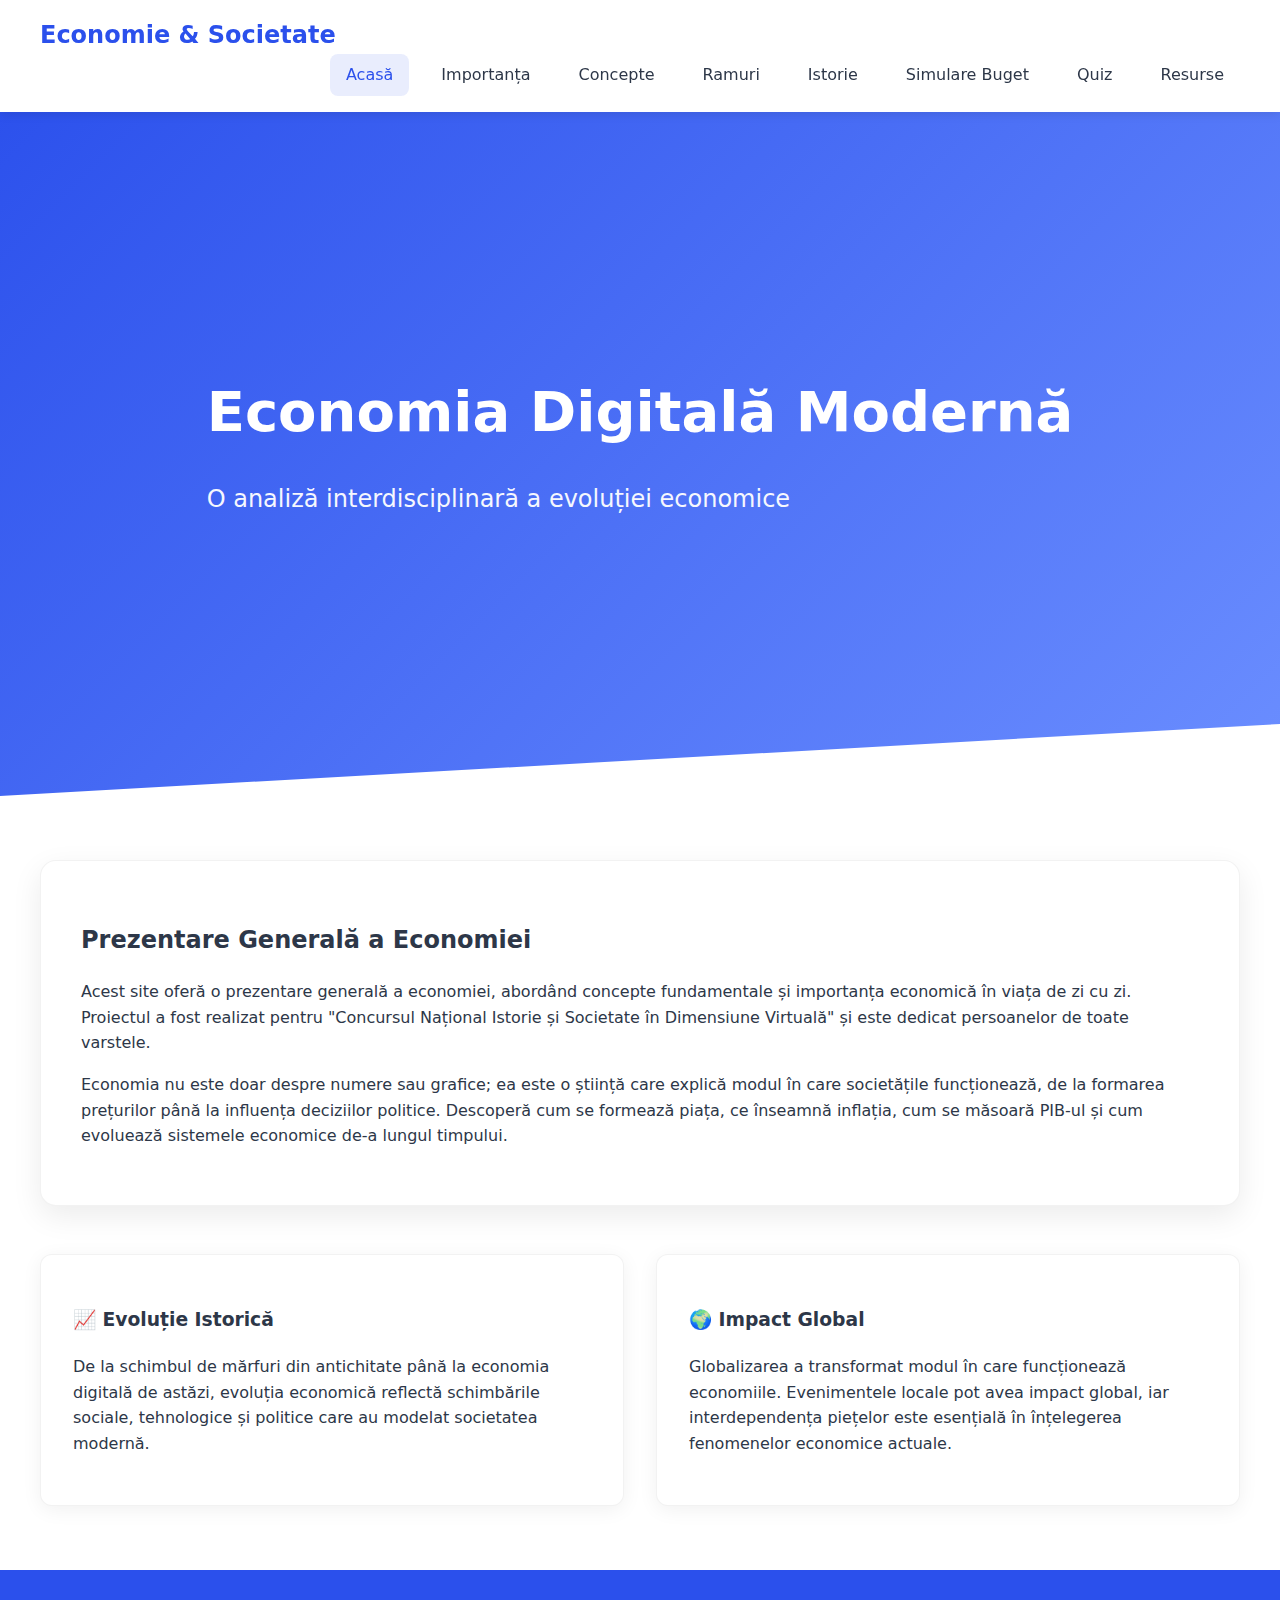
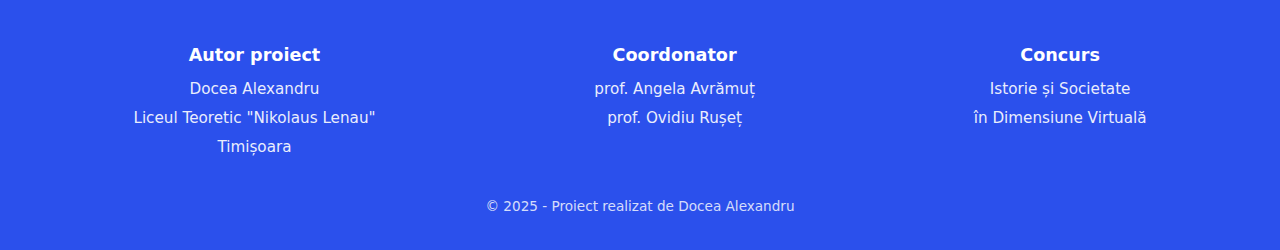
<file: index.html>
<!DOCTYPE html>
<html lang="ro">
<head>
  <meta charset="UTF-8">
  <meta name="viewport" content="width=device-width, initial-scale=1.0">
  <title>Economie în Context Social</title>
  <link rel="stylesheet" href="css/style.css">
</head>
<body>
  <!-- Navigation -->
  <nav class="navbar">
    <div class="nav-container">
      <a href="index.html" class="logo">Economie & Societate</a>
  
      <!-- Buton hamburger -->
      <button class="menu-toggle" id="menuToggle" aria-label="Meniu">
        ☰
      </button>
  
      <div class="nav-links" id="navLinks">
        <a href="index.html" class="active">Acasă</a>
        <a href="importance.html">Importanța</a>
        <a href="concepts.html">Concepte</a>
        <a href="branches.html">Ramuri</a>
        <a href="history.html">Istorie</a>
        <a href="budget.html">Simulare Buget</a>
        <a href="quiz.html">Quiz</a>
        <a href="resources.html">Resurse</a>
      </div>
    </div>
  </nav>
  

  <!-- Hero Section -->
  <section class="hero">
    <div class="hero-content">
      <h1 class="animate-slide">Economia Digitală Modernă</h1>
      <p class="animate-fade">O analiză interdisciplinară a evoluției economice</p>
    </div>
  </section>

  <!-- Main Content -->
  <main class="container">
    <section class="card animate-pop">
      <h2>Prezentare Generală a Economiei</h2>
      <p>
        Acest site oferă o prezentare generală a economiei, abordând concepte fundamentale și importanța economică în viața de zi cu zi. Proiectul a fost realizat pentru "Concursul Național Istorie și Societate în Dimensiune Virtuală" și este dedicat persoanelor de toate varstele.
      </p>
      <p>
        Economia nu este doar despre numere sau grafice; ea este o știință care explică modul în care societățile funcționează, de la formarea prețurilor până la influența deciziilor politice. Descoperă cum se formează piața, ce înseamnă inflația, cum se măsoară PIB-ul și cum evoluează sistemele economice de-a lungul timpului.
      </p>
    </section>
    
    <section class="grid animate-grid">
      <div class="grid-item">
        <h3>📈 Evoluție Istorică</h3>
        <p>
          De la schimbul de mărfuri din antichitate până la economia digitală de astăzi, evoluția economică reflectă schimbările sociale, tehnologice și politice care au modelat societatea modernă.
        </p>
      </div>
      <div class="grid-item">
        <h3>🌍 Impact Global</h3>
        <p>
          Globalizarea a transformat modul în care funcționează economiile. Evenimentele locale pot avea impact global, iar interdependența piețelor este esențială în înțelegerea fenomenelor economice actuale.
        </p>
      </div>
    </section>
  </main>

  <!-- Footer -->
  <footer class="footer">
    <div class="footer-wrapper">
      <div class="footer-column">
        <h4>Autor proiect</h4>
        <p>Docea Alexandru</p>
        <p>Liceul Teoretic "Nikolaus Lenau"</p>
        <p>Timișoara</p>
      </div>
  
      <div class="footer-column">
        <h4>Coordonator</h4>
        <p>prof. Angela Avrămuț</p>
        <p>prof. Ovidiu Rușeț</p>
      </div>
  
      <div class="footer-column">
        <h4>Concurs</h4>
        <p>Istorie și Societate</p>
        <p>în Dimensiune Virtuală</p>
      </div>
    </div>
  
    <div class="footer-credit">
      © 2025 - Proiect realizat de Docea Alexandru
    </div>
  </footer>

  <script src="js/scripts.js"></script>
</body>
</html>
</file>
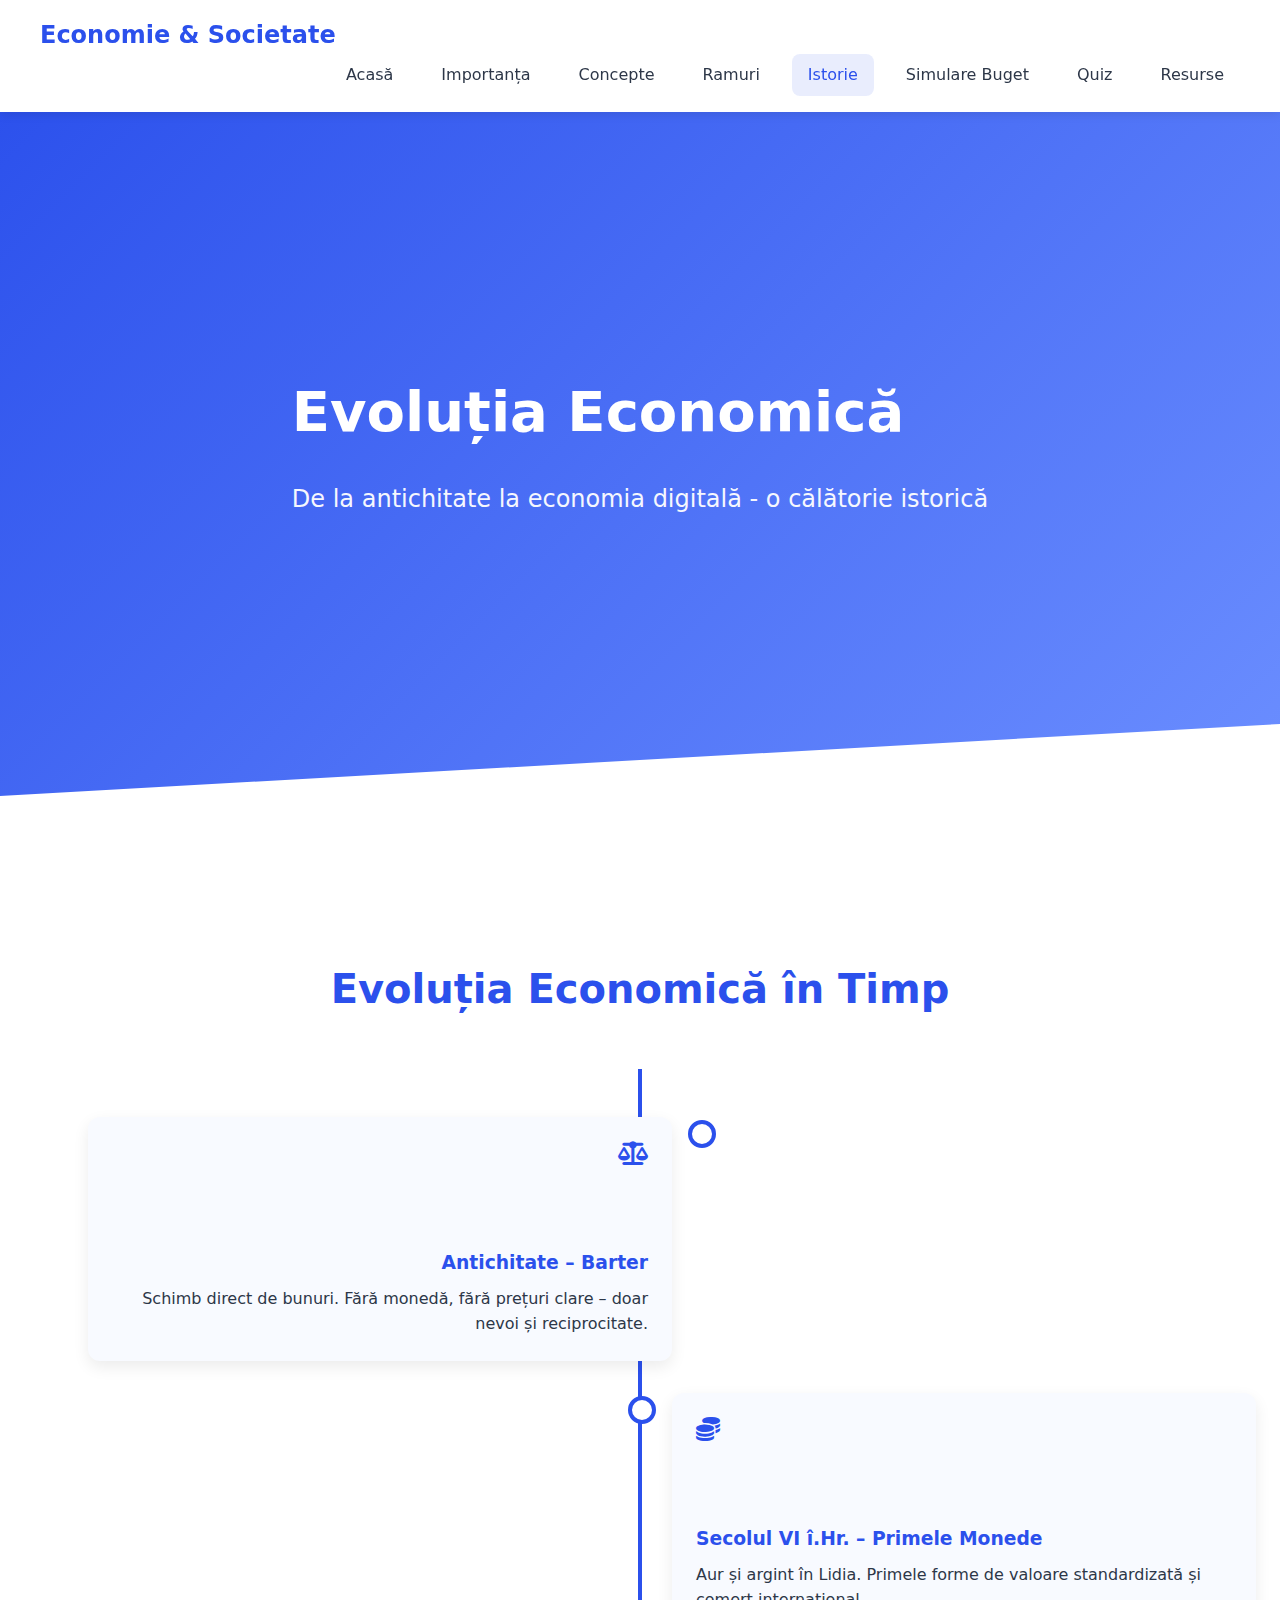
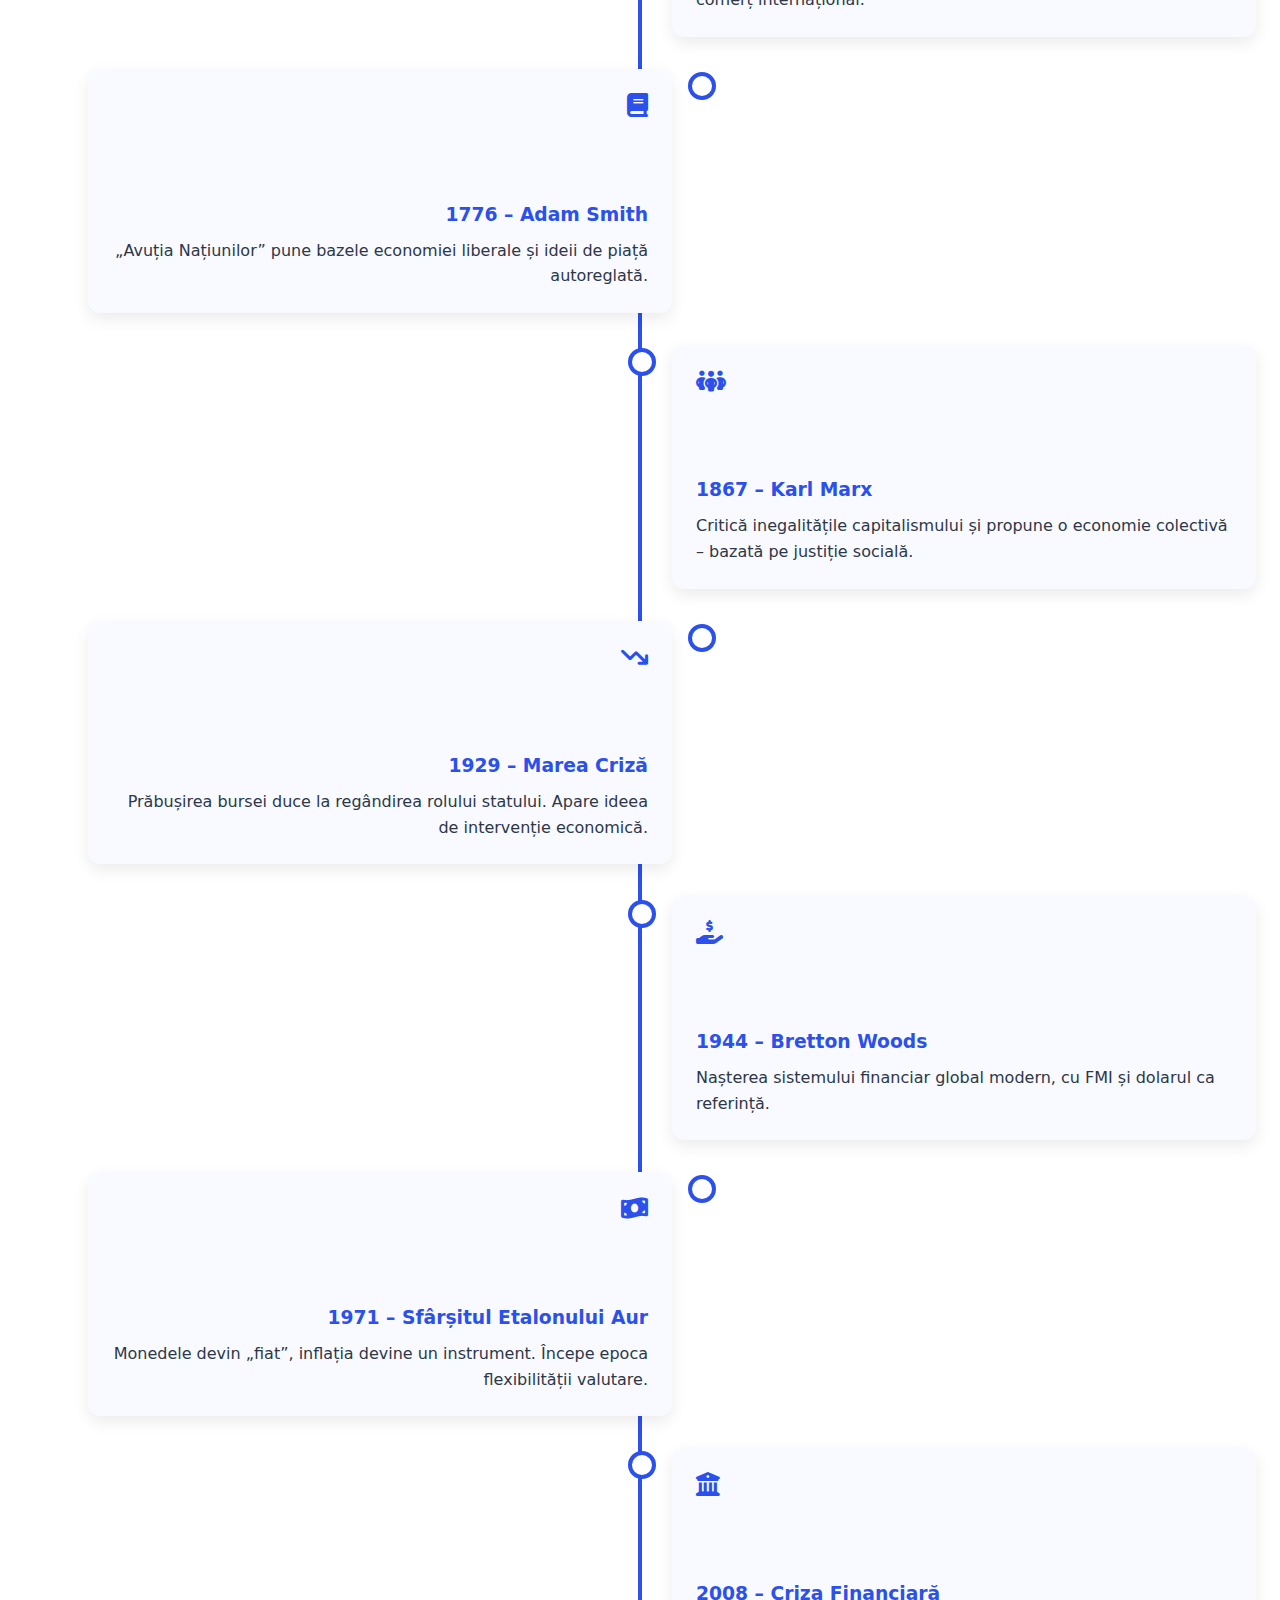
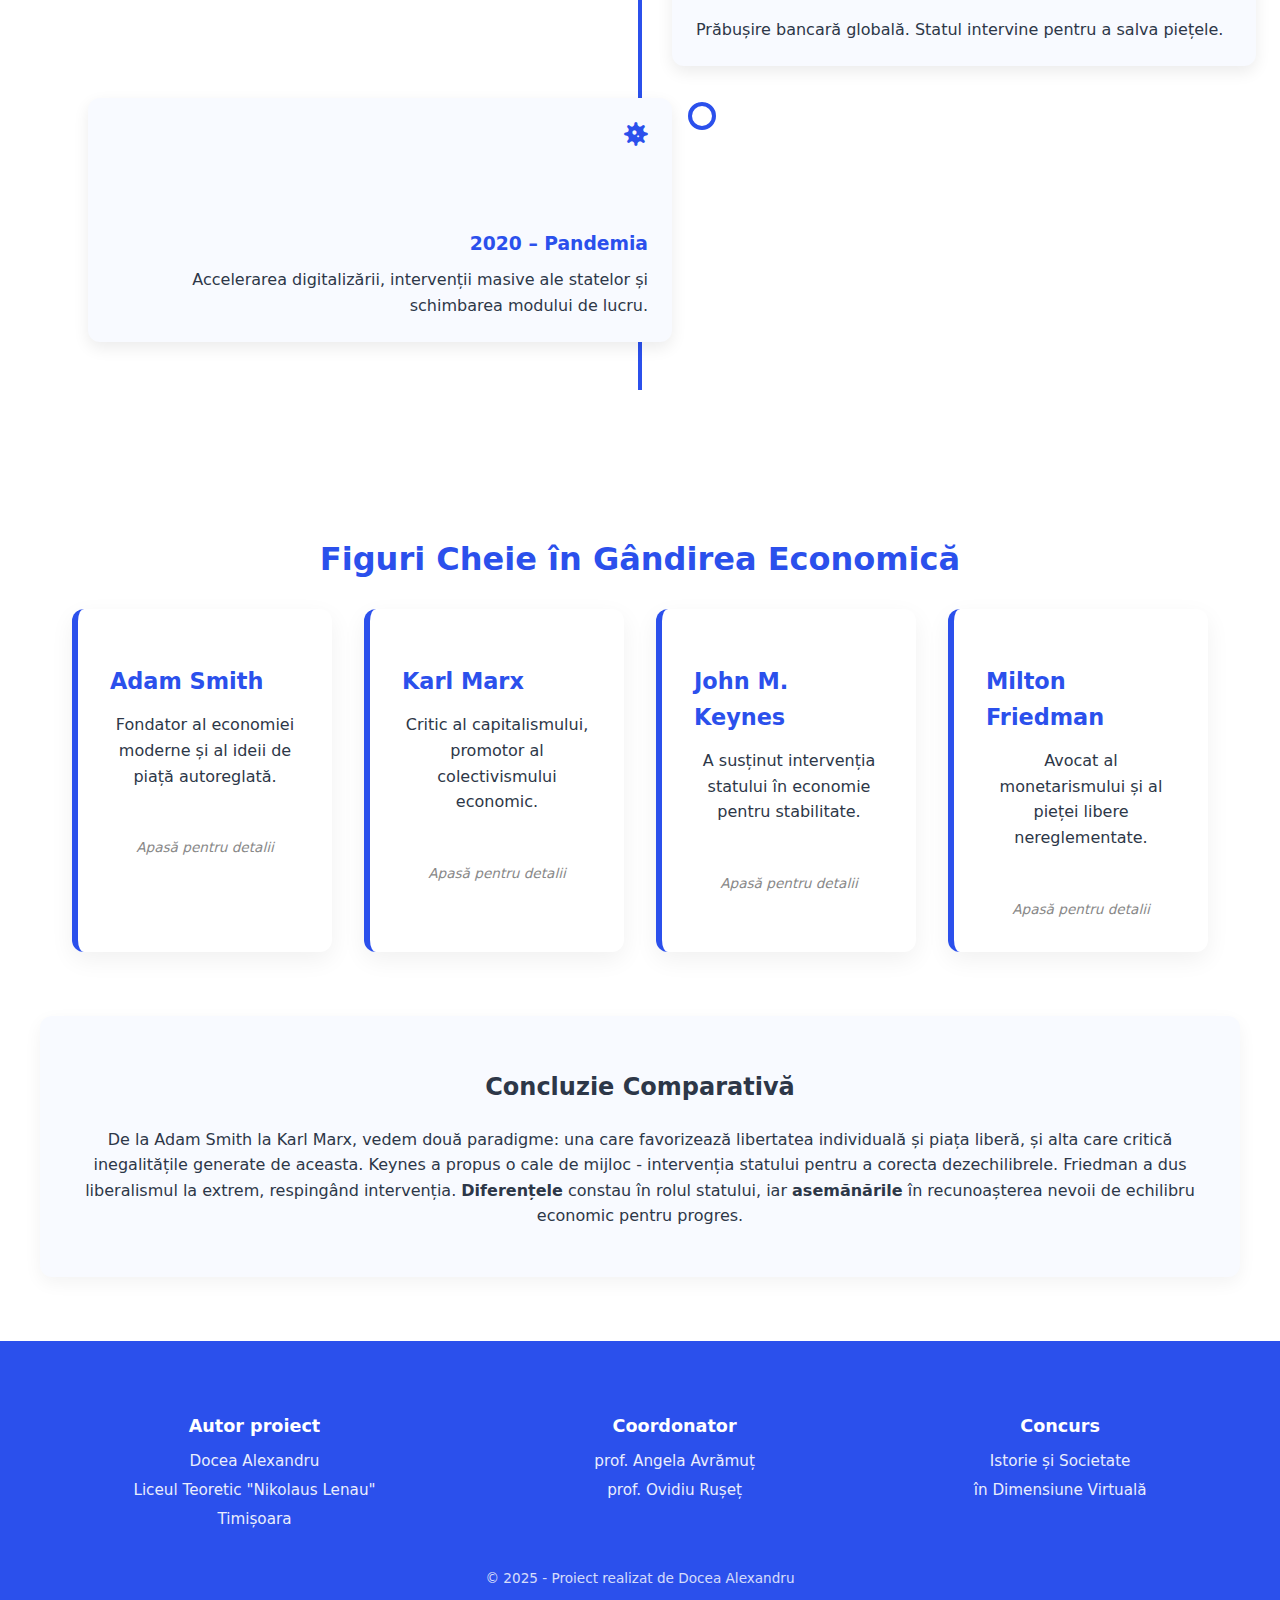
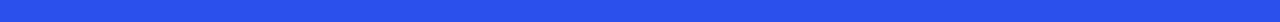
<file: history.html>
<!DOCTYPE html>
<html lang="ro">
<head>
  <meta charset="UTF-8">
  <meta name="viewport" content="width=device-width, initial-scale=1.0">
  <link rel="stylesheet" href="https://cdnjs.cloudflare.com/ajax/libs/font-awesome/6.5.0/css/all.min.css">
  <title>Istoria Economică</title>
  <link rel="stylesheet" href="css/style.css">
</head>
<body>
  <!-- Navigation -->
  <nav class="navbar">
    <div class="nav-container">
      <a href="index.html" class="logo">Economie & Societate</a>
  
      <!-- Buton hamburger -->
      <button class="menu-toggle" id="menuToggle" aria-label="Meniu">
        ☰
      </button>
  
      <div class="nav-links" id="navLinks">
        <a href="index.html">Acasă</a>
        <a href="importance.html">Importanța</a>
        <a href="concepts.html">Concepte</a>
        <a href="branches.html">Ramuri</a>
        <a href="history.html" class="active">Istorie</a>
        <a href="budget.html">Simulare Buget</a>
        <a href="quiz.html">Quiz</a>
        <a href="resources.html">Resurse</a>
      </div>
    </div>
  </nav>
  

  <!-- Hero Section -->
  <section class="hero">
    <div class="hero-content">
      <h1 class="animate-slide">Evoluția Economică</h1>
      <p class="animate-fade">De la antichitate la economia digitală - o călătorie istorică</p>
    </div>
  </section>

  <main class="container">
    <section class="timeline-section">
      <h2 class="section-title">Evoluția Economică în Timp</h2>
      <div class="timeline-line">
    
        <!-- 1 -->
        <div class="timeline-item left">
          <div class="content">
            <i class="fa-solid fa-scale-balanced icon"></i>
            <h3>Antichitate – Barter</h3>
            <p>Schimb direct de bunuri. Fără monedă, fără prețuri clare – doar nevoi și reciprocitate.</p>
          </div>
        </div>
    
        <!-- 2 -->
        <div class="timeline-item right">
          <div class="content">
            <i class="fa-solid fa-coins icon"></i>
            <h3>Secolul VI î.Hr. – Primele Monede</h3>
            <p>Aur și argint în Lidia. Primele forme de valoare standardizată și comerț internațional.</p>
          </div>
        </div>
    
        <!-- 3 -->
        <div class="timeline-item left">
          <div class="content">
            <i class="fa-solid fa-book icon"></i>
            <h3>1776 – Adam Smith</h3>
            <p>„Avuția Națiunilor” pune bazele economiei liberale și ideii de piață autoreglată.</p>
          </div>
        </div>
    
        <!-- 4 -->
        <div class="timeline-item right">
          <div class="content">
            <i class="fa-solid fa-people-group icon"></i>

            <h3>1867 – Karl Marx</h3>
            <p>Critică inegalitățile capitalismului și propune o economie colectivă – bazată pe justiție socială.</p>
          </div>
        </div>
    
        <!-- 5 -->
        <div class="timeline-item left">
          <div class="content">
            <i class="fa-solid fa-arrow-trend-down icon"></i>
            <h3>1929 – Marea Criză</h3>
            <p>Prăbușirea bursei duce la regândirea rolului statului. Apare ideea de intervenție economică.</p>
          </div>
        </div>
    
        <!-- 6 -->
        <div class="timeline-item right">
          <div class="content">
            <i class="fa-solid fa-hand-holding-dollar icon"></i>
            <h3>1944 – Bretton Woods</h3>
            <p>Nașterea sistemului financiar global modern, cu FMI și dolarul ca referință.</p>
          </div>
        </div>
    
        <!-- 7 -->
        <div class="timeline-item left">
          <div class="content">
            <i class="fa-solid fa-money-bill-wave icon"></i>
            <h3>1971 – Sfârșitul Etalonului Aur</h3>
            <p>Monedele devin „fiat”, inflația devine un instrument. Începe epoca flexibilității valutare.</p>
          </div>
        </div>
    
        <!-- 8 -->
        <div class="timeline-item right">
          <div class="content">
            <i class="fa-solid fa-building-columns icon"></i>
            <h3>2008 – Criza Financiară</h3>
            <p>Prăbușire bancară globală. Statul intervine pentru a salva piețele.</p>
          </div>
        </div>
    
        <!-- 9 -->
        <div class="timeline-item left">
          <div class="content">
            <i class="fa-solid fa-virus icon"></i>
            <h3>2020 – Pandemia</h3>
            <p>Accelerarea digitalizării, intervenții masive ale statelor și schimbarea modului de lucru.</p>
          </div>
        </div>
    
      </div>
    </section>
    
  
    <!-- Personalități -->
    <section class="key-figures">
      <h2>Figuri Cheie în Gândirea Economică</h2>
      <div class="figure-grid">
        <div class="figure-card" onclick="openModal('smith')">
          <h3>Adam Smith</h3>
          <p>Fondator al economiei moderne și al ideii de piață autoreglată.</p>
          <small class="hint-text">Apasă pentru detalii</small>
        </div>
        <div class="figure-card" onclick="openModal('marx')">
          <h3>Karl Marx</h3>
          <p>Critic al capitalismului, promotor al colectivismului economic.</p>
          <small class="hint-text">Apasă pentru detalii</small>
        </div>
        <div class="figure-card" onclick="openModal('keynes')">
          <h3>John M. Keynes</h3>
          <p>A susținut intervenția statului în economie pentru stabilitate.</p>
          <small class="hint-text">Apasă pentru detalii</small>
        </div>
        <div class="figure-card" onclick="openModal('friedman')">
          <h3>Milton Friedman</h3>
          <p>Avocat al monetarismului și al pieței libere nereglementate.</p>
          <small class="hint-text">Apasă pentru detalii</small>
        </div>
      </div>
    </section>
  
    <!-- Modaluri -->
    <div id="modal" class="modal hidden">
      <div class="modal-content" id="modalContent">
        <span class="close-btn" onclick="closeModal()">&times;</span>
        <div id="modalText"></div>
      </div>
    </div>
  
    <!-- Concluzie -->
    <section class="comparison-summary">
      <h2>Concluzie Comparativă</h2>
      <p>
        De la Adam Smith la Karl Marx, vedem două paradigme: una care favorizează libertatea individuală și piața liberă, și alta care critică inegalitățile generate de aceasta.
        Keynes a propus o cale de mijloc - intervenția statului pentru a corecta dezechilibrele. Friedman a dus liberalismul la extrem, respingând intervenția.
        <strong>Diferențele</strong> constau în rolul statului, iar <strong>asemănările</strong> în recunoașterea nevoii de echilibru economic pentru progres.
      </p>
    </section>
  </main>
  
  

  <!-- Footer -->
  <footer class="footer">
    <div class="footer-wrapper">
      <div class="footer-column">
        <h4>Autor proiect</h4>
        <p>Docea Alexandru</p>
        <p>Liceul Teoretic "Nikolaus Lenau"</p>
        <p>Timișoara</p>
      </div>
  
      <div class="footer-column">
        <h4>Coordonator</h4>
        <p>prof. Angela Avrămuț</p>
        <p>prof. Ovidiu Rușeț</p>
      </div>
  
      <div class="footer-column">
        <h4>Concurs</h4>
        <p>Istorie și Societate</p>
        <p>în Dimensiune Virtuală</p>
      </div>
    </div>
  
    <div class="footer-credit">
      © 2025 - Proiect realizat de Docea Alexandru
    </div>
  </footer>
  <script src="js/scripts.js"></script>
</body>
</html>
</file>
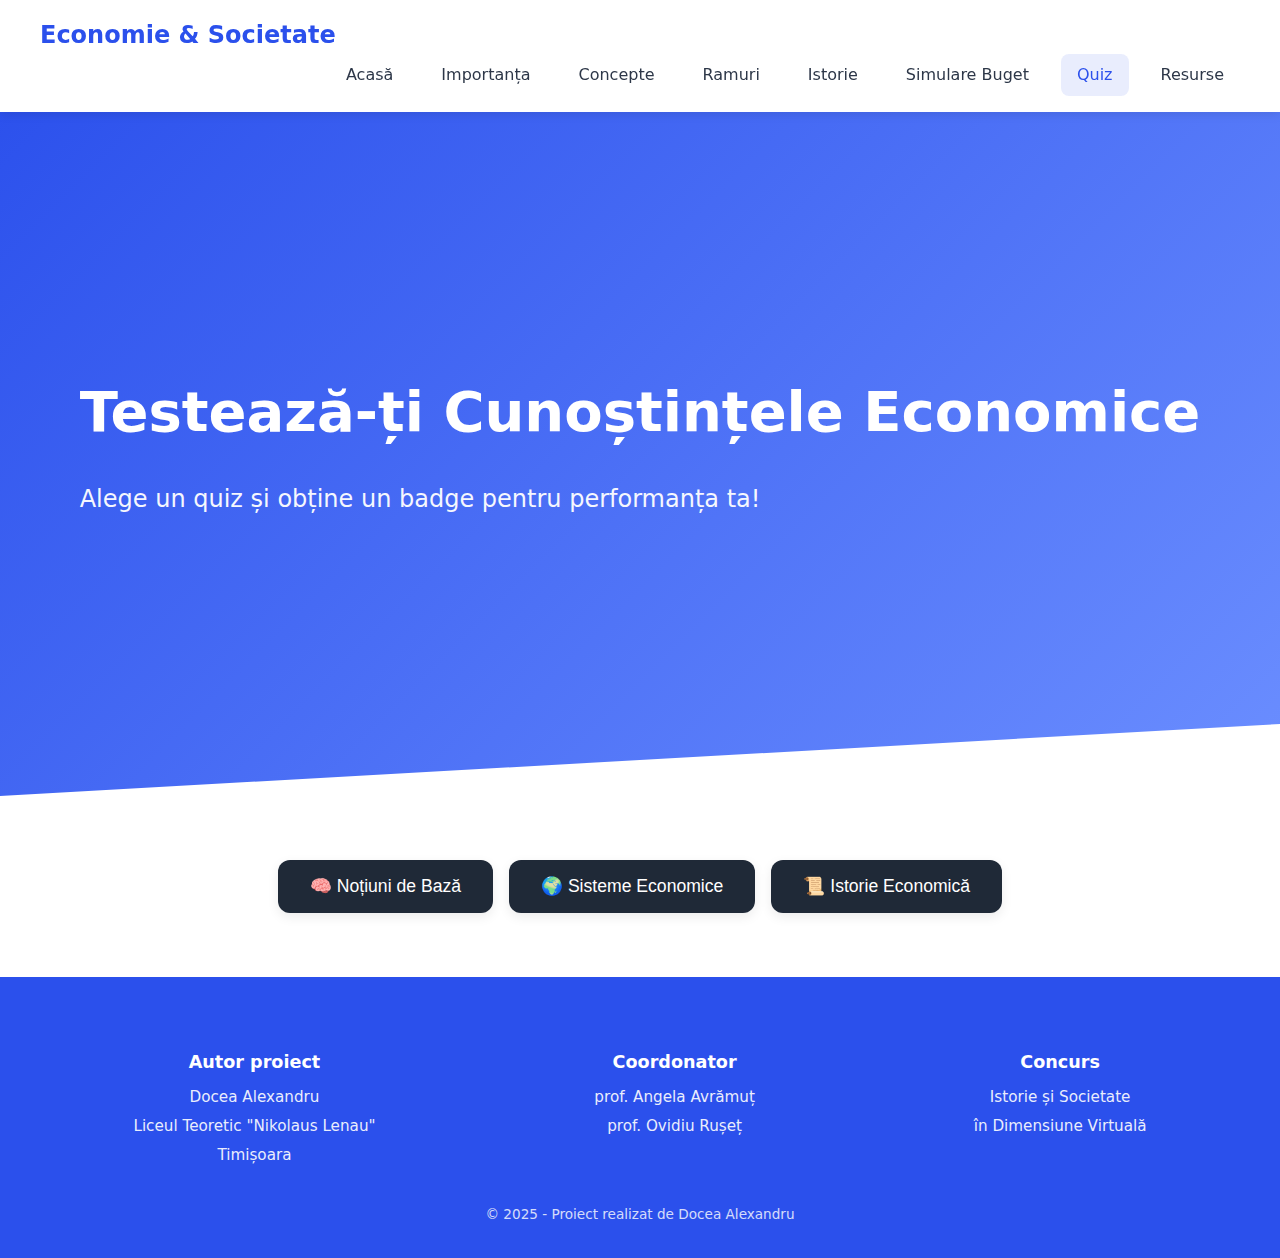
<file: quiz.html>
<!DOCTYPE html>
<html lang="ro">
<head>
  <meta charset="UTF-8" />
  <meta name="viewport" content="width=device-width, initial-scale=1.0"/>
  <title>Quiz – Economie & Societate</title>
  <link rel="stylesheet" href="css/style.css" />
</head>
<body>

  <!-- Navbar -->
  <nav class="navbar">
    <div class="nav-container">
      <a href="index.html" class="logo">Economie & Societate</a>
  
      <!-- Buton hamburger -->
      <button class="menu-toggle" id="menuToggle" aria-label="Meniu">
        ☰
      </button>
  
      <div class="nav-links" id="navLinks">
        <a href="index.html">Acasă</a>
        <a href="importance.html">Importanța</a>
        <a href="concepts.html">Concepte</a>
        <a href="branches.html">Ramuri</a>
        <a href="history.html">Istorie</a>
        <a href="budget.html">Simulare Buget</a>
        <a href="quiz.html" class="active">Quiz</a>
        <a href="resources.html">Resurse</a>
      </div>
    </div>
  </nav>

  <!-- Hero -->
  <section class="hero">
    <div class="hero-content">
      <h1 class="animate-slide">Testează-ți Cunoștințele Economice</h1>
      <p class="animate-fade">Alege un quiz și obține un badge pentru performanța ta!</p>
    </div>
  </section>

  <main class="container">
    <div class="quiz-buttons">
      <button onclick="showQuiz('quiz1')">🧠 Noțiuni de Bază</button>
      <button onclick="showQuiz('quiz2')">🌍 Sisteme Economice</button>
      <button onclick="showQuiz('quiz3')">📜 Istorie Economică</button>
    </div>

    <!-- Quiz 1 -->
    <section id="quiz1" class="quiz-section card animate-pop">
      <h2>Noțiuni de Bază</h2>
      <form id="quiz1Form">
        <p><strong>1. Ce indică PIB-ul unei țări?</strong></p>
        <label><input type="radio" name="q1" value="a"> Numărul angajaților</label><br>
        <label><input type="radio" name="q1" value="b"> Totalul bunurilor și serviciilor produse</label><br>
        <label><input type="radio" name="q1" value="c"> Nivelul prețurilor</label><br>

        <p><strong>2. Ce efect are inflația?</strong></p>
        <label><input type="radio" name="q2" value="c"> Reduce taxele</label><br>
        <label><input type="radio" name="q2" value="a"> Scade valoarea banilor</label><br>
        <label><input type="radio" name="q2" value="b"> Crește salariile automat</label><br>

        <p><strong>3. Cum funcționează cererea și oferta?</strong></p>
        <label><input type="radio" name="q3" value="b"> Nevoi sociale</label><br>
        <label><input type="radio" name="q3" value="a"> Statul stabilește prețul</label><br>
        <label><input type="radio" name="q3" value="c"> Prin interacțiunea cererii și ofertei</label><br>

        <p><strong>4. Ce înseamnă costul de oportunitate?</strong></p>
        <label><input type="radio" name="q4" value="c"> Valoarea celei mai bune alternative la care renunți</label><br>
        <label><input type="radio" name="q4" value="a"> Costul total al unui produs</label><br>
        <label><input type="radio" name="q4" value="b"> Prețul pieței negre</label><br>

        <p><strong>5. Ce sunt resursele limitate?</strong></p>
        <label><input type="radio" name="q5" value="a"> Resurse naturale, umane și de capital finite</label><br>
        <label><input type="radio" name="q5" value="b"> Orice produs importat</label><br>
        <label><input type="radio" name="q5" value="c"> Banii de la bancă</label><br>

        <p><strong>6. Ce indică inflația ridicată?</strong></p>
        <label><input type="radio" name="q6" value="b"> Scăderea valorii banilor în timp</label><br>
        <label><input type="radio" name="q6" value="c"> Creșterea rezervelor valutare</label><br>
        <label><input type="radio" name="q6" value="a"> Reducerea prețurilor</label><br>

        <button type="button" class="btn" onclick="checkQuiz('quiz1', {
            q1:'b', q2:'a', q3:'c', q4:'c', q5:'a', q6:'b'
          })">Trimite</button>
          
      </form>
      <p id="quiz1Result"></p>
    </section>

    <!-- Quiz 2 -->
    <section id="quiz2" class="quiz-section card animate-pop">
      <h2>Sisteme Economice</h2>
      <form id="quiz2Form">
        <p><strong>1. Într-o economie planificată, cine stabilește prețurile?</strong></p>
        <label><input type="radio" name="q1" value="c"> Companiile</label><br>
        <label><input type="radio" name="q1" value="a"> Piața</label><br>
        <label><input type="radio" name="q1" value="b"> Statul</label><br>

        <p><strong>2. Ce caracterizează economia mixtă?</strong></p>
        <label><input type="radio" name="q2" value="b"> Doar stat</label><br>
        <label><input type="radio" name="q2" value="a"> Doar privat</label><br>
        <label><input type="radio" name="q2" value="c"> Sector public + privat</label><br>

        <p><strong>3. Ce rol are statul într-o piață liberă?</strong></p>
        <label><input type="radio" name="q3" value="a"> Control total</label><br>
        <label><input type="radio" name="q3" value="c"> Planificare completă</label><br>
        <label><input type="radio" name="q3" value="b"> Intervenție minimă</label><br>
        
        <p><strong>4. Care dintre următoarele este o economie mixtă?</strong></p>
        <label><input type="radio" name="q4" value="a"> România</label><br>
        <label><input type="radio" name="q4" value="b"> Coreea de Nord</label><br>
        <label><input type="radio" name="q4" value="c"> Cuba</label><br>

        <p><strong>5. Într-o economie de piață, ce determină inovația?</strong></p>
        <label><input type="radio" name="q5" value="b"> Concurența între companii</label><br>
        <label><input type="radio" name="q5" value="c"> Subvențiile de stat</label><br>
        <label><input type="radio" name="q5" value="a"> Lipsa cererii</label><br>

        <p><strong>6. Ce definește o economie planificată?</strong></p>
        <label><input type="radio" name="q6" value="c"> Statul controlează total producția și distribuția</label><br>
        <label><input type="radio" name="q6" value="a"> Doar firmele private decid</label><br>
        <label><input type="radio" name="q6" value="b"> Decizii bazate pe sondaje sociale</label><br>

        <button type="button" class="btn" onclick="checkQuiz('quiz2', {
            q1:'b', q2:'c', q3:'b', q4:'a', q5:'b', q6:'c'
          })">Trimite</button>
      </form>
      <p id="quiz2Result"></p>
    </section>

    <!-- Quiz 3 -->
    <section id="quiz3" class="quiz-section card animate-pop">
      <h2>Istorie Economică</h2>
      <form id="quiz3Form">
        <p><strong>1. Cine a scris „Avuția Națiunilor”?</strong></p>
        <label><input type="radio" name="q1" value="c"> Keynes</label><br>
        <label><input type="radio" name="q1" value="a"> Karl Marx</label><br>
        <label><input type="radio" name="q1" value="b"> Adam Smith</label><br>

        <p><strong>2. Ce s-a întâmplat în 2008?</strong></p>
        <label><input type="radio" name="q2" value="a"> A fost introdus euro</label><br>
        <label><input type="radio" name="q2" value="b"> Etalonul aur</label><br>
        <label><input type="radio" name="q2" value="c"> Criză financiară globală</label><br>

        <p><strong>3. Ce a fost Bretton Woods?</strong></p>
        <label><input type="radio" name="q3" value="a"> Teorie monetară</label><br>
        <label><input type="radio" name="q3" value="c"> Sistem digital</label><br>
        <label><input type="radio" name="q3" value="b"> Acord financiar postbelic</label><br>

        <p><strong>4. Ce a propus Keynes în timpul crizei?</strong></p>
        <label><input type="radio" name="q4" value="a"> Intervenția statului pentru stimularea cererii</label><br>
        <label><input type="radio" name="q4" value="b"> Eliminarea banilor</label><br>
        <label><input type="radio" name="q4" value="c"> Impozite zero</label><br>

        <p><strong>5. Ce sistem a promovat Karl Marx?</strong></p>
        <label><input type="radio" name="q5" value="b"> Proprietate colectivă a mijloacelor de producție</label><br>
        <label><input type="radio" name="q5" value="a"> Piață liberă</label><br>
        <label><input type="radio" name="q5" value="c"> Capitalism autoritar</label><br>

        <p><strong>6. Ce s-a întâmplat în 1971 cu dolarul american?</strong></p>
        <label><input type="radio" name="q6" value="c"> A fost eliminată convertibilitatea în aur</label><br>
        <label><input type="radio" name="q6" value="a"> A devenit criptomonedă</label><br>
        <label><input type="radio" name="q6" value="b"> A fost înlocuit cu euro</label><br>

        <button type="button" class="btn" onclick="checkQuiz('quiz3', {
            q1:'b', q2:'c', q3:'b', q4:'a', q5:'b', q6:'c'
          })">Trimite</button>
          
      </form>
      <p id="quiz3Result"></p>
    </section>
  </main>

  <!-- Footer -->
  <footer class="footer">
    <div class="footer-wrapper">
      <div class="footer-column">
        <h4>Autor proiect</h4>
        <p>Docea Alexandru</p>
        <p>Liceul Teoretic "Nikolaus Lenau"</p>
        <p>Timișoara</p>
      </div>
      <div class="footer-column">
        <h4>Coordonator</h4>
        <p>prof. Angela Avrămuț</p>
        <p>prof. Ovidiu Rușeț</p>
      </div>
      <div class="footer-column">
        <h4>Concurs</h4>
        <p>Istorie și Societate</p>
        <p>în Dimensiune Virtuală</p>
      </div>
    </div>
    <div class="footer-credit">
      © 2025 - Proiect realizat de Docea Alexandru
    </div>
  </footer>

  <script src="js/scripts.js"></script>
</body>
</html>
</file>
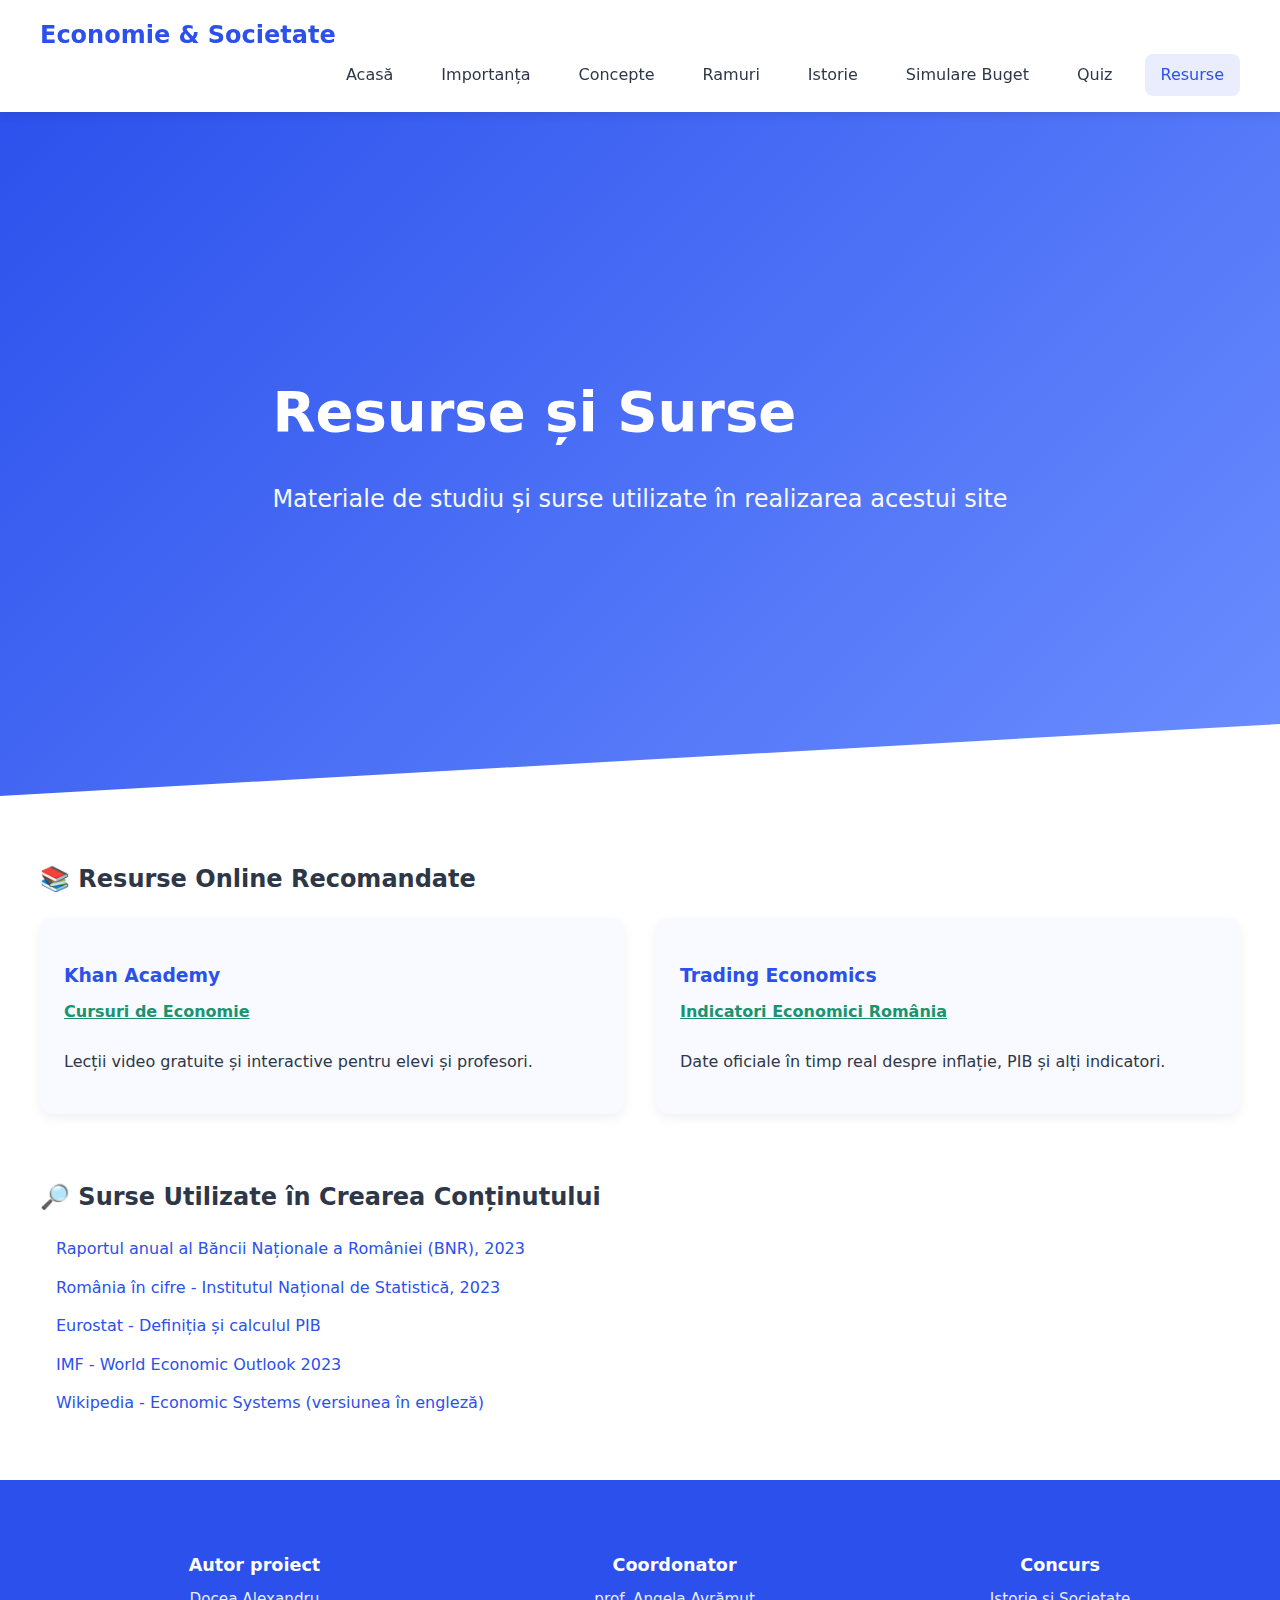
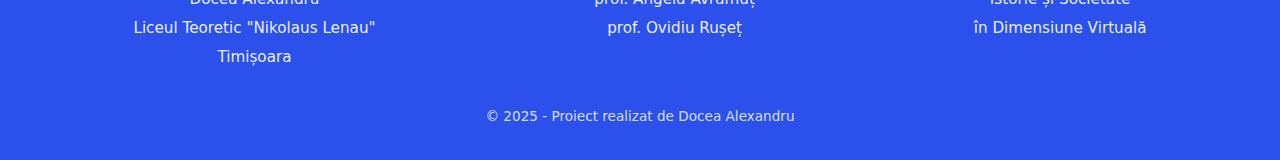
<file: resources.html>
<!DOCTYPE html>
<html lang="ro">
<head>
  <meta charset="UTF-8" />
  <meta name="viewport" content="width=device-width, initial-scale=1.0"/>
  <title>Resurse și Surse</title>
  <link rel="stylesheet" href="css/style.css" />
</head>
<body>
  <!-- Navbar -->
  <nav class="navbar">
    <div class="nav-container">
      <a href="index.html" class="logo">Economie & Societate</a>
  
      <!-- Buton hamburger -->
      <button class="menu-toggle" id="menuToggle" aria-label="Meniu">
        ☰
      </button>
  
      <div class="nav-links" id="navLinks">
        <a href="index.html">Acasă</a>
        <a href="importance.html">Importanța</a>
        <a href="concepts.html">Concepte</a>
        <a href="branches.html">Ramuri</a>
        <a href="history.html">Istorie</a>
        <a href="budget.html">Simulare Buget</a>
        <a href="quiz.html">Quiz</a>
        <a href="resources.html" class="active">Resurse</a>
      </div>
    </div>
  </nav>
  

  <!-- Hero -->
  <section class="hero">
    <div class="hero-content">
      <h1 class="animate-slide">Resurse și Surse</h1>
      <p class="animate-fade">Materiale de studiu și surse utilizate în realizarea acestui site</p>
    </div>
  </section>

  <main class="container">
    <!-- Secțiune Resurse -->
    <section class="resource-section">
      <h2>📚 Resurse Online Recomandate</h2>
      <div class="resource-grid">
        <div class="resource-card">
          <h3>Khan Academy</h3>
          <a href="https://ro.khanacademy.org/economics-finance-domain" target="_blank">Cursuri de Economie</a>
          <p>Lecții video gratuite și interactive pentru elevi și profesori.</p>
        </div>
        <div class="resource-card">
          <h3>Trading Economics</h3>
          <a href="https://tradingeconomics.com/romania/indicators" target="_blank">Indicatori Economici România</a>
          <p>Date oficiale în timp real despre inflație, PIB și alți indicatori.</p>
        </div>
      </div>
    </section>

   

    <!-- Secțiune Surse Folosite pentru Conținut -->
    <section class="sources">
      <h2>🔎 Surse Utilizate în Crearea Conținutului</h2>
      <ul class="source-list">
        <li><a href="https://bnro.ro/Raport-anual-2023-28053.aspx" target="_blank">Raportul anual al Băncii Naționale a României (BNR), 2023</a></li>
        <li><a href="https://insse.ro/cms/sites/default/files/field/publicatii/romania_in_cifre_2023.pdf" target="_blank">România în cifre - Institutul Național de Statistică, 2023</a></li>
        <li><a href="https://ec.europa.eu/eurostat/statistics-explained/index.php?title=Glossary:Gross_domestic_product_(GDP)" target="_blank">Eurostat - Definiția și calculul PIB</a></li>
        <li><a href="https://www.imf.org/en/Publications/WEO" target="_blank">IMF - World Economic Outlook 2023</a></li>
        <li><a href="https://en.wikipedia.org/wiki/Economic_system" target="_blank">Wikipedia - Economic Systems (versiunea în engleză)</a></li>
      </ul>
    </section>
  </main>

  <!-- Footer -->
  <footer class="footer">
    <div class="footer-wrapper">
      <div class="footer-column">
        <h4>Autor proiect</h4>
        <p>Docea Alexandru</p>
        <p>Liceul Teoretic "Nikolaus Lenau"</p>
        <p>Timișoara</p>
      </div>

      <div class="footer-column">
        <h4>Coordonator</h4>
        <p>prof. Angela Avrămuț</p>
        <p>prof. Ovidiu Rușeț</p>
      </div>

      <div class="footer-column">
        <h4>Concurs</h4>
        <p>Istorie și Societate</p>
        <p>în Dimensiune Virtuală</p>
      </div>
    </div>
    <div class="footer-credit">
      © 2025 - Proiect realizat de Docea Alexandru
    </div>
  </footer>

  <script src="js/scripts.js"></script>
</body>
</html>
</file>
<file: css/style.css>
/* css/style.css */
:root {
  --primary-blue: #2B50EC;
  --secondary-blue: #6B8EFF;
  --accent-teal: #1A936F;
  --light-bg: #F8FAFF;
  --dark-text: #2D3748;
  --light-text: #718096;
  --white: #FFFFFF;
}

body {
  font-family: 'Segoe UI', system-ui, sans-serif;
  line-height: 1.6;
  color: var(--dark-text);
  background-color: var(--white);
  margin: 0;
  padding: 0;
}
.navbar {
  background-color: var(--white);
  padding: 1rem 0;
  box-shadow: 0 2px 10px rgba(0, 0, 0, 0.1);
  position: fixed;
  width: 100%;
  top: 0;
  z-index: 1000;
  overflow-x: auto; /* scroll orizontal doar dacă e nevoie */
}

.nav-container {
  max-width: 1200px;
  margin: 0 auto;
  display: flex;
  flex-wrap: wrap; /* permite ambalarea elementelor pe rânduri */
  justify-content: space-between;
  align-items: center;
  padding: 0 2rem;
}

.logo {
  color: var(--primary-blue);
  font-weight: 700;
  font-size: 1.5rem;
  text-decoration: none;
  white-space: nowrap;
}

.nav-links {
  display: flex;
  flex-wrap: wrap;
  gap: 1rem;
  justify-content: flex-end;
  align-items: center;
  margin-left: auto;
}

.nav-links a {
  color: var(--dark-text);
  text-decoration: none;
  padding: 0.5rem 1rem;
  font-weight: 500;
  border-radius: 8px;
  transition: all 0.3s ease;
  white-space: nowrap;
}

.nav-links a:hover {
  background-color: var(--light-bg);
  color: var(--primary-blue);
}

.nav-links .active {
  color: var(--primary-blue);
  background-color: rgba(43, 80, 236, 0.1);
}
.menu-toggle {
  display: none;
  background: none;
  border: none;
  font-size: 1.8rem;
  cursor: pointer;
  color: var(--primary-blue);
}

@media (max-width: 768px) {
  .nav-container {
    flex-wrap: wrap;
  }

  .menu-toggle {
    display: block;
    margin-left: auto;
  }

  .nav-links {
    width: 100%;
    flex-direction: column;
    align-items: flex-start;
    gap: 0;
    display: none;
  }

  .nav-links a {
    display: block;
    width: 100%;
    padding: 1rem 2rem;
    border-top: 1px solid #eee;
  }

  .nav-links.show {
    display: flex;
  }
}

.hero {
  height: 80vh;
  background: linear-gradient(135deg, var(--primary-blue) 0%, var(--secondary-blue) 100%);
  display: flex;
  align-items: center;
  justify-content: center;
  margin-top: 76px;
  clip-path: polygon(0 0, 100% 0, 100% 90%, 0 100%);
}

.hero-content h1 {
  font-size: 3.5rem;          /* mărime mare pentru titlu */
  font-weight: 700;
  margin-bottom: 1rem;
  color: white;               /* asigură text alb */
}

.hero-content p {
  font-size: 1.5rem;          /* mărime potrivită pentru subtitlu */
  font-weight: 400;
  opacity: 0.95;
  color: white;               /* păstrează alb */
}



.container {
  max-width: 1200px;
  margin: 4rem auto;
  padding: 0 2rem;
}

.card {
  background: var(--white);
  padding: 2.5rem;
  border-radius: 16px;
  box-shadow: 0 10px 30px rgba(0,0,0,0.08);
  margin: 3rem 0;
  border: 1px solid rgba(0,0,0,0.05);
}

.grid {
  display: grid;
  grid-template-columns: repeat(auto-fit, minmax(300px, 1fr));
  gap: 2rem;
  margin: 3rem 0;
}

.grid-item {
  background: var(--white);
  padding: 2rem;
  border-radius: 12px;
  box-shadow: 0 4px 20px rgba(0,0,0,0.06);
  transition: transform 0.3s cubic-bezier(0.4, 0, 0.2, 1);
  border: 1px solid rgba(0,0,0,0.05);
}

.grid-item:hover {
  transform: translateY(-8px);
}

.footer {
  background-color: var(--primary-blue);
  color: var(--white);
  padding: 3rem 1rem 2rem;
  margin-top: 4rem;
}

.footer-wrapper {
  max-width: 1200px;
  margin: 0 auto;
  display: flex;
  justify-content: space-around;
  flex-wrap: wrap;
  gap: 2rem;
  text-align: center;
}

.footer-column h4 {
  font-size: 1.1rem;
  margin-bottom: 0.5rem;
  font-weight: 600;
  color: var(--white);
}

.footer-column p {
  margin: 0.3rem 0;
  font-size: 0.95rem;
  opacity: 0.9;
}

.footer-credit {
  margin-top: 2rem;
  text-align: center;
  font-size: 0.85rem;
  opacity: 0.8;
}


/* Animations */
@keyframes slideIn {
  from { transform: translateY(30px); opacity: 0; }
  to { transform: translateY(0); opacity: 1; }
}

@keyframes fadeIn {
  from { opacity: 0; }
  to { opacity: 1; }
}

@keyframes popIn {
  0% { transform: scale(0.95); opacity: 0; }
  100% { transform: scale(1); opacity: 1; }
}

.animate-slide {
  animation: slideIn 0.8s ease-out forwards;
}

.animate-fade {
  animation: fadeIn 1.2s ease-in forwards;
}

.animate-pop {
  animation: popIn 0.6s cubic-bezier(0.68, -0.55, 0.265, 1.55) forwards;
}

@media (max-width: 768px) {
  .nav-container {
      padding: 0 1rem;
  }
  
  .nav-links a {
      margin-left: 1.5rem;
  }
  
  .hero {
      height: 60vh;
  }
}
/* Add to css/style.css */
/* Timeline */
.timeline-section {
  padding: 4rem 1rem;
  position: relative;
}

.section-title {
  text-align: center;
  font-size: 2.5rem;
  margin-bottom: 3rem;
  color: var(--primary-blue);
}

/* Linia verticală */
.timeline-line {
  position: relative;
  max-width: 1200px;
  margin: 0 auto;
  padding: 2rem 0;
}

.timeline-line::before {
  content: '';
  position: absolute;
  left: 50%;
  top: 0;
  transform: translateX(-50%);
  width: 4px;
  height: 100%;
  background-color: var(--primary-blue);
  z-index: 1;
}

.timeline-item {
  padding: 1rem 2rem;
  position: relative;
  width: 50%;
  z-index: 2;
}

.timeline-item.left {
  left: 0;
  text-align: right;
}

.timeline-item.right {
  left: 50%;
  text-align: left;
}

.timeline-item::before {
  content: '';
  position: absolute;
  top: 1.2rem;
  width: 20px;
  height: 20px;
  background-color: white;
  border: 4px solid var(--primary-blue);
  border-radius: 50%;
  z-index: 3;
}

.timeline-item.left::before {
  right: -12px;
}

.timeline-item.right::before {
  left: -12px;
}

/* Box de conținut */
.timeline-item .content {
  background: #f8faff;
  padding: 1.5rem;
  border-radius: 12px;
  box-shadow: 0 6px 16px rgba(0, 0, 0, 0.08);
  position: relative;
}

.timeline-item .icon {
  font-size: 1.5rem;
  color: var(--primary-blue);
  margin-bottom: 0.5rem;
}

.timeline-item h3 {
  margin-bottom: 0.5rem;
  color: var(--primary-blue);
}

.timeline-item p {
  margin: 0;
  color: var(--dark-text);
  line-height: 1.6;
}

@media (max-width: 768px) {
  .timeline-line::before {
    left: 8px;
  }
  .timeline-item {
    width: 100%;
    padding-left: 2rem;
    padding-right: 0;
  }
  .timeline-item.left,
  .timeline-item.right {
    left: 0;
    text-align: left;
  }
  .timeline-item.left::before,
  .timeline-item.right::before {
    left: -12px;
  }
}


/* Concept Grid */
.concept-grid {
  display: grid;
  gap: 2rem;
  grid-template-columns: repeat(auto-fit, minmax(280px, 1fr));
}

.concept-card h3 {
  margin-bottom: 0.6rem;
  font-size: 1.4rem;
  color: var(--primary-blue);
}

.concept-card p,
.concept-card ul,
.concept-card .example {
  margin-top: 0.5rem;
}

.concept-card {
  background: var(--white);
  padding: 1.6rem 1.8rem;
  border-radius: 12px;
  box-shadow: 0 4px 20px rgba(0,0,0,0.06);
  transition: transform 0.3s;
  line-height: 1.6;
}

.chart-container canvas {
  margin-top: 1rem;
}

.concept-card:hover {
  transform: translateY(-5px);
}

.resource-section, .bibliography, .sources {
  margin-top: 4rem;
}

.resource-grid {
  display: grid;
  grid-template-columns: repeat(auto-fit, minmax(260px, 1fr));
  gap: 2rem;
}

.resource-card {
  background: var(--light-bg);
  padding: 1.5rem;
  border-radius: 12px;
  box-shadow: 0 4px 12px rgba(0,0,0,0.06);
  transition: transform 0.3s ease;
}

.resource-card h3 {
  color: var(--primary-blue);
  margin-bottom: 0.5rem;
}

.resource-card a {
  display: inline-block;
  font-weight: bold;
  color: var(--accent-teal);
  margin-bottom: 0.5rem;
}

.resource-card:hover {
  transform: translateY(-6px);
}

.book-list, .source-list {
  list-style: none;
  padding-left: 1rem;
}

.book-list li, .source-list li {
  margin: 0.8rem 0;
  font-size: 1rem;
}

.book-list li a, .source-list li a {
  color: var(--primary-blue);
  text-decoration: none;
  transition: color 0.3s;
}

.book-list li a:hover, .source-list li a:hover {
  color: var(--secondary-blue);
}

/* Chart Container */
.chart-container {
  max-width: 600px;
  margin: 2rem auto;
  padding: 1rem;
}
/* Add these to your existing CSS */
.counter-box {
  background: #2B50EC;
  color: white;
  padding: 2rem;
  border-radius: 15px;
  text-align: center;
  margin: 2rem 0;
}

.counter-wrapper {
  display: flex;
  align-items: flex-start;
  justify-content: center;
  gap: 0.25rem;
  font-weight: bold;
  margin-bottom: 0.5rem;
  line-height: 1;
}

.counter {
  font-size: 4.5rem;
}

.percent {
  font-size: 3.5rem;
  padding-top: 0.6rem;
}


.icon-grid {
  display: grid;
  grid-template-columns: repeat(2, 1fr);
  gap: 2rem;
  margin: 2rem 0;
}

.icon-item {
  text-align: center;
  padding: 1rem;
  border: 2px solid #eee;
  border-radius: 10px;
  transition: transform 0.3s;
}

.icon-item:hover {
  transform: translateY(-5px);
}

.icon {
  width: 80px;
  height: 80px;
  margin-bottom: 1rem;
}

.benefits-list {
  list-style: none;
  padding: 0;
}

.benefits-list li {
  padding: 1rem;
  margin: 0.5rem 0;
  background: #f8f9fa;
  border-radius: 8px;
}

.pie-chart {
  width: 200px;
  height: 200px;
  border-radius: 50%;
  background: conic-gradient(
      #2B50EC 0% 60%,
      #1A936F 60% 90%,
      #6B8EFF 90% 100%
  );
  margin: 1rem auto;
}

.comparison-table {
  width: 100%;
  border-collapse: collapse;
  margin: 2rem 0;
}

.comparison-table th, .comparison-table td {
  padding: 1rem;
  border: 1px solid #ddd;
  text-align: left;
}

.book-list li {
  padding: 1rem;
  margin: 0.5rem 0;
  background: #f8f9fa;
  border-left: 4px solid #2B50EC;
}
/* Add to style.css */
.system-examples .example {
  display: none;
  opacity: 0;
  transition: all 0.3s ease;
}

.system-examples .example.active {
  display: block;
  opacity: 1;
}

.btn {
  background: var(--primary-blue);
  color: white;
  border: none;
  padding: 12px 24px;
  border-radius: 8px;
  cursor: pointer;
  transition: background 0.3s ease;
  margin: 20px 0;
}

.btn:hover {
  background: var(--secondary-blue);
}

.comparison-table {
  width: 100%;
  margin: 20px 0;
  border-collapse: collapse;
  background: white;
  box-shadow: 0 2px 10px rgba(0,0,0,0.1);
}

.comparison-table th,
.comparison-table td {
  padding: 12px;
  border: 1px solid #eee;
  text-align: left;
}

.comparison-table th {
  background-color: var(--primary-blue);
  color: white;
}
/* === KEY FIGURES === */
.key-figures {
  margin-top: 5rem;
}

.key-figures h2 {
  font-size: 2rem;
  margin-bottom: 1.5rem;
  color: var(--primary-blue);
  text-align: center;
}

.key-figures p {
  max-width: 800px;
  margin: 0 auto 3rem auto;
  text-align: center;
  color: var(--dark-text);
  font-size: 1.1rem;
  line-height: 1.8;
}

/* === FIGURE GRID === */
.figure-grid {
  display: grid;
  grid-template-columns: repeat(auto-fit, minmax(260px, 1fr));
  gap: 2rem;
  padding: 0 2rem;
}

/* === FIGURE CARD === */
.figure-card {
  background: var(--white);
  padding: 2rem;
  border-radius: 12px;
  box-shadow: 0 8px 24px rgba(0, 0, 0, 0.06);
  transition: transform 0.3s ease, box-shadow 0.3s ease;
  border-left: 6px solid var(--primary-blue);
}

.figure-card h3 {
  font-size: 1.4rem;
  margin-bottom: 0.8rem;
  color: var(--primary-blue);
}

.figure-card p {
  color: var(--dark-text);
  font-size: 1rem;
  line-height: 1.6;
}

/* Hover effect */
.figure-card:hover {
  transform: translateY(-6px);
  box-shadow: 0 12px 32px rgba(0, 0, 0, 0.08);
}
canvas {
  width: 100% !important;
  max-width: 100%;
  height: auto !important;
  display: block;
  margin: 0 auto;
}

#resourcesChart {
  max-width: 500px;
  margin: 2rem auto;
}



@media (max-width: 768px) {
  .hero-content h1 {
    font-size: 2rem;
  }

  .hero-content p {
    font-size: 1rem;
  }
}

.chart-caption {
  text-align: center;
  max-width: 900px;
  margin: 1.5rem auto 2rem auto;
  font-size: 1.05rem;
  color: var(--dark-text);
  line-height: 1.7;
}


.chart-explanation {
  text-align: center;
  max-width: 900px;
  margin: 1.5rem auto 2rem auto;
  background: var(--light-bg);
  padding: 1.5rem 2rem;
  border-radius: 12px;
  box-shadow: 0 6px 18px rgba(0,0,0,0.04);
}

.chart-explanation p {
  font-size: 1.1rem;
  margin-bottom: 1rem;
  color: var(--dark-text);
}

.chart-data-list {
  list-style: none;
  padding: 0;
  margin: 0;
  line-height: 1.8;
}

.chart-data-list li {
  font-size: 1rem;
  margin: 0.5rem 0;
  color: var(--dark-text);
}


.system-tab {
  display: none;
  padding: 1.5rem;
  background: var(--light-bg);
  border-radius: 12px;
  margin-bottom: 2rem;
}

.system-tab.active {
  display: block;
}

.system-btn.active {
  background: var(--secondary-blue);
}
.system-buttons {
  display: flex;
  gap: 1rem;
  margin-bottom: 1rem;
  flex-wrap: wrap;
}

.system-btn {
  padding: 10px 20px;
  border: none;
  background: var(--primary-blue);
  color: white;
  border-radius: 8px;
  cursor: pointer;
  transition: background 0.3s ease;
}

.system-btn:hover,
.system-btn.active {
  background: var(--secondary-blue);
}

.system-table-container {
  margin-top: 2rem;
}

.system-table {
  width: 100%;
  border-collapse: collapse;
  margin-top: 1rem;
  background: white;
  box-shadow: 0 2px 12px rgba(0, 0, 0, 0.05);
}

.system-table th,
.system-table td {
  border: 1px solid #eee;
  padding: 1rem;
  text-align: left;
}

.system-table th {
  background: var(--primary-blue);
  color: white;
}

.hidden {
  display: none;
}

.system-description {
  background: #f6f9ff;
  padding: 1.5rem;
  border-radius: 12px;
  margin-top: 1rem;
  font-size: 1rem;
}

/* === BUDGET PAGE STYLES === */
#budgetForm {
  display: flex;
  flex-direction: column;
  gap: 1rem;
  max-width: 500px;
  margin: 0 auto;
}

#budgetForm label {
  font-weight: 600;
  color: var(--dark-text);
}

#budgetForm input {
  padding: 10px;
  border: 1px solid #ccc;
  border-radius: 8px;
  font-size: 1rem;
}

#budgetChart {
  max-width: 600px;
  margin: 2rem auto;
}

#feedbackMsg {
  font-size: 1.1rem;
  font-weight: 500;
  text-align: center;
}
.budget-heading {
  text-align: center;
  font-size: 2rem;
  margin-bottom: 1.5rem;
  color: var(--primary-blue);
}
.quiz-grid {
  display: grid;
  grid-template-columns: repeat(auto-fit, minmax(250px, 1fr));
  gap: 2rem;
  margin-top: 2rem;
}

.quiz-card {
  background-color: #f5f5f5;
  border-radius: 12px;
  padding: 1.5rem;
  text-align: center;
  transition: transform 0.3s ease;
  box-shadow: 0 4px 8px rgba(0,0,0,0.1);
}

.quiz-card:hover {
  transform: scale(1.03);
  background-color: #ffffff;
}

.quiz-card h3 {
  margin-bottom: 0.5rem;
}

.quiz-card .btn {
  display: inline-block;
  margin-top: 1rem;
  padding: 0.5rem 1.2rem;
  background-color: #111827;
  color: white;
  border-radius: 6px;
  text-decoration: none;
}

.quiz-card .btn:hover {
  background-color: #333;
}
.quiz-section {
  display: none;
  margin-top: 2rem;
}
.quiz-section.active {
  display: block;
}
.quiz-buttons {
  display: flex;
  flex-wrap: wrap;
  justify-content: center;
  gap: 1rem;
  margin-top: 2rem;
}
.quiz-buttons button {
  padding: 1rem 2rem;
  font-size: 1.1rem;
  background-color: #1f2937;
  color: white;
  border: none;
  border-radius: 12px;
  cursor: pointer;
  transition: background-color 0.3s ease, transform 0.2s ease;
  box-shadow: 0 4px 12px rgba(0, 0, 0, 0.08);
}

.quiz-buttons button:hover {
  background-color: #374151;
  transform: translateY(-2px);
}

.badge {
  display: inline-block;
  margin-top: 1rem;
  padding: 0.4rem 1rem;
  border-radius: 999px;
  font-weight: bold;
}
.badge.gold { background: gold; color: #000; }
.badge.silver { background: #c0c0c0; color: #000; }
.badge.bronze { background: #cd7f32; color: #000; }
.badge.try { background: #e0e0e0; color: #333; }
.timeline-modern {
  margin-top: 4rem;
}
.timeline-vertical {
  display: flex;
  flex-direction: column;
  gap: 2rem;
  margin-top: 2rem;
}
.timeline-entry {
  display: flex;
  align-items: flex-start;
  gap: 1rem;
}
.timeline-entry .icon {
  font-size: 2rem;
  color: var(--primary-blue);
}
.timeline-entry .text h4 {
  margin-bottom: 0.3rem;
  color: var(--primary-blue);
}
.timeline-entry .text p {
  color: var(--dark-text);
}

/* Modal */
.modal {
  position: fixed;
  top: 0;
  left: 0;
  width: 100%;
  height: 100%;
  background: rgba(0,0,0,0.6);
  display: flex;
  align-items: center;
  justify-content: center;
  z-index: 9999;
}
.modal-content {
  background: white;
  padding: 2rem;
  border-radius: 10px;
  width: 90%;
  max-width: 600px;
  position: relative;
  box-shadow: 0 10px 30px rgba(0,0,0,0.2);
}
.close-btn {
  position: absolute;
  top: 15px;
  right: 20px;
  font-size: 1.5rem;
  cursor: pointer;
}
.modal.hidden {
  display: none;
}
.comparison-summary {
  background: var(--light-bg);
  padding: 2rem;
  border-radius: 12px;
  margin-top: 4rem;
  box-shadow: 0 6px 18px rgba(0,0,0,0.05);
  text-align: center;
}

.hint-text {
  display: block;
  margin-top: 0.5rem;
  font-size: 0.85rem;
  color: #888;
  font-style: italic;
  text-align: center;
}
</file>
